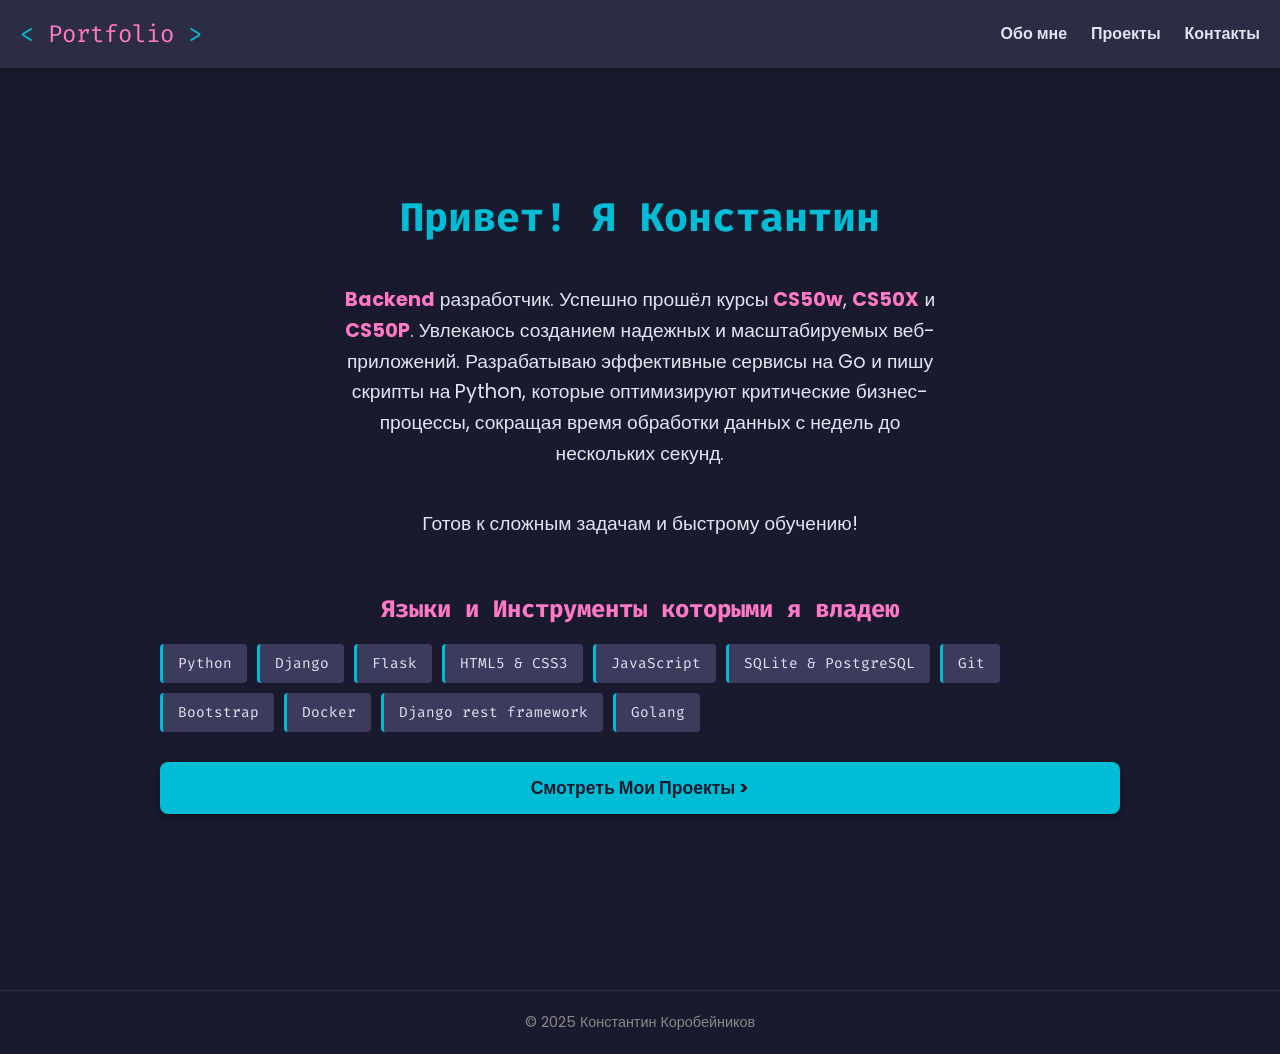
<file: index.html>
<!DOCTYPE html>
<html lang="ru">
<head>
    <meta charset="UTF-8">
    <meta name="viewport" content="width=device-width, initial-scale=1.0">
    <title>Портфолио | Backend-разработчик</title>
    <link rel="stylesheet" href="style.css">
    <link href="https://fonts.googleapis.com/css2?family=Fira+Code:wght@400;700&family=Poppins:wght@400;600&display=swap" rel="stylesheet">
</head>
<body>

    <nav>
        <div class="logo">
            &lt; <span>Portfolio</span> &gt;
        </div>
        <div>
            <a href="index.html">Обо мне</a>
            <a href="projects.html">Проекты</a>
            <a href="contact.html">Контакты</a>
        </div>
    </nav>

    <div class="container">
        <section class="hero">
            <h1>Привет! Я Константин</h1>
            <p>
                <span class="highlight">Backend</span> разработчик. 
                Успешно прошёл курсы <span class="highlight">CS50w</span>, <span class="highlight">CS50X</span> и <span class="highlight">CS50P</span>. 
                Увлекаюсь созданием надежных и масштабируемых веб-приложений.
                Разрабатываю эффективные сервисы на Go и пишу скрипты на Python, которые оптимизируют критические бизнес-процессы, сокращая время обработки данных с недель до нескольких секунд. 
            </p>
            <p>
                Готов к сложным задачам и быстрому обучению!
            </p>
            <div class="skills-container">
                <h3>Языки и Инструменты которыми я владею</h3>
                <div class="skill-list">
                    <span class="skill-tag">Python</span>
                    <span class="skill-tag">Django</span>
                    <span class="skill-tag">Flask</span>
                    <span class="skill-tag">HTML5 & CSS3</span>
                    <span class="skill-tag">JavaScript</span>
                    <span class="skill-tag">SQLite & PostgreSQL</span>
                    <span class="skill-tag">Git</span>
                    <span class="skill-tag">Bootstrap</span>
                    <span class="skill-tag">Docker</span>
                    <span class="skill-tag">Django rest framework</span>
                    <span class="skill-tag">Golang</span>
                    </div>
            </div>
            <a href="projects.html" class="cta-button">Смотреть Мои Проекты &gt;</a> 
        </section>

    </div>

    <footer>
        &copy; 2025 Константин Коробейников
    </footer>

</body>
</html>
</file>
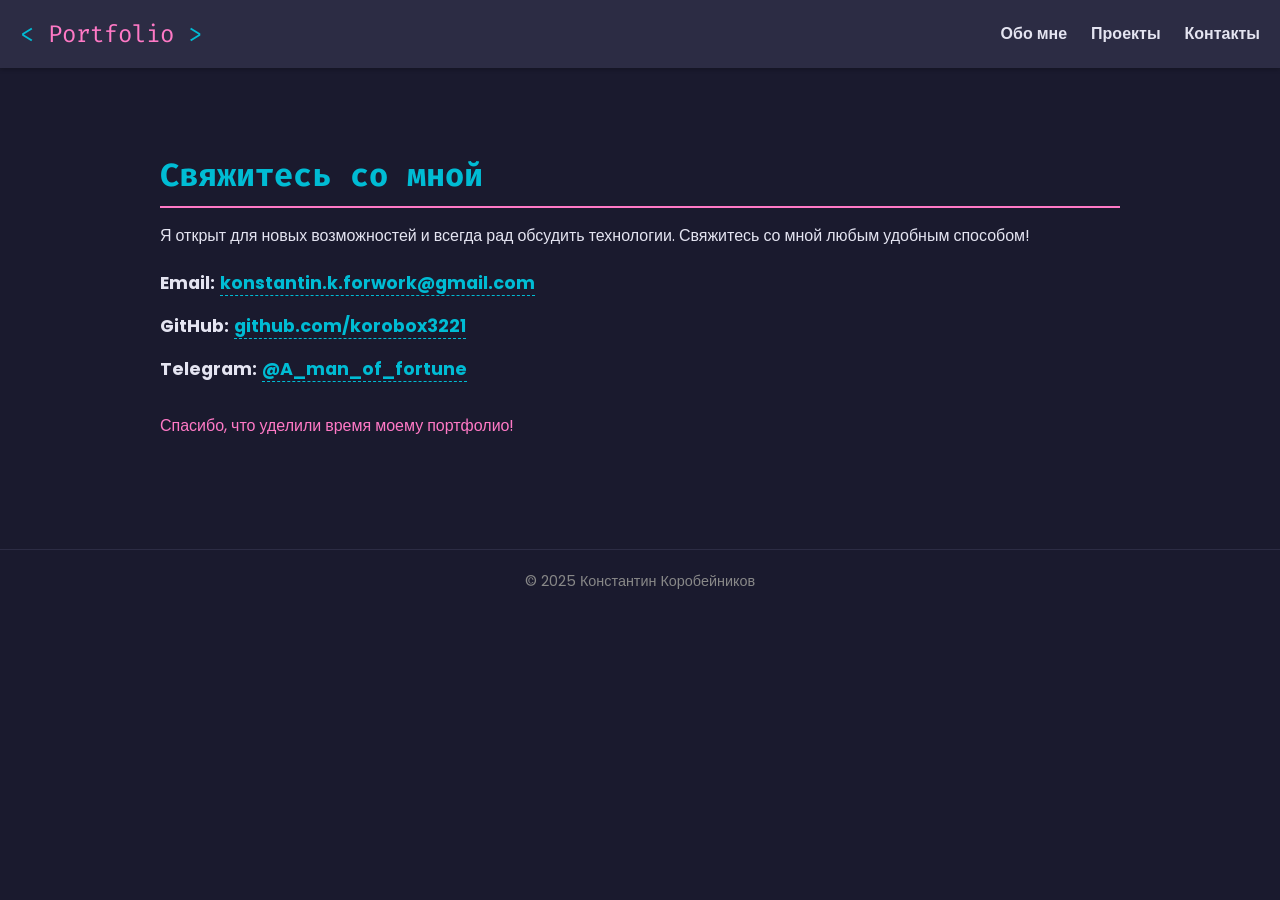
<file: contact.html>
<!DOCTYPE html>
<html lang="ru">
<head>
    <meta charset="UTF-8">
    <meta name="viewport" content="width=device-width, initial-scale=1.0">
    <title>Контакты | Портфолио</title>
    <link rel="stylesheet" href="style.css">
    <link href="https://fonts.googleapis.com/css2?family=Fira+Code:wght@400;700&family=Poppins:wght@400;600&display=swap" rel="stylesheet">
</head>
<body>

    <nav>
        <div class="logo">
            &lt; <span>Portfolio</span> &gt;
        </div>
        <div>
            <a href="index.html">Обо мне</a>
            <a href="projects.html">Проекты</a>
            <a href="contact.html">Контакты</a>
        </div>
    </nav>

    <div class="container">
        <section id="contact">
            <h2>Свяжитесь со мной</h2>
            <p>Я открыт для новых возможностей и всегда рад обсудить технологии. Свяжитесь со мной любым удобным способом!</p>

            <ul class="contact-list">
                <li>
                    <strong>Email:</strong> <a href="mailto:konstantin.k.forwork@gmail.com">konstantin.k.forwork@gmail.com</a>
                </li>
                <li>
                    <strong>GitHub:</strong> <a href="https://github.com/Korobox3221" target="_blank">github.com/korobox3221</a>
                </li>
                <li>
                    <strong>Telegram:</strong> <a href="https://t.me/A_man_of_fortune" target="_blank">@A_man_of_fortune</a>
                </li>
            </ul>

            <p style="margin-top: 30px; color: var(--secondary-color);">
                Спасибо, что уделили время моему портфолио!
            </p>
        </section>
    </div>

    <footer>
        &copy; 2025 Константин Коробейников
    </footer>

</body>
</html>
</file>
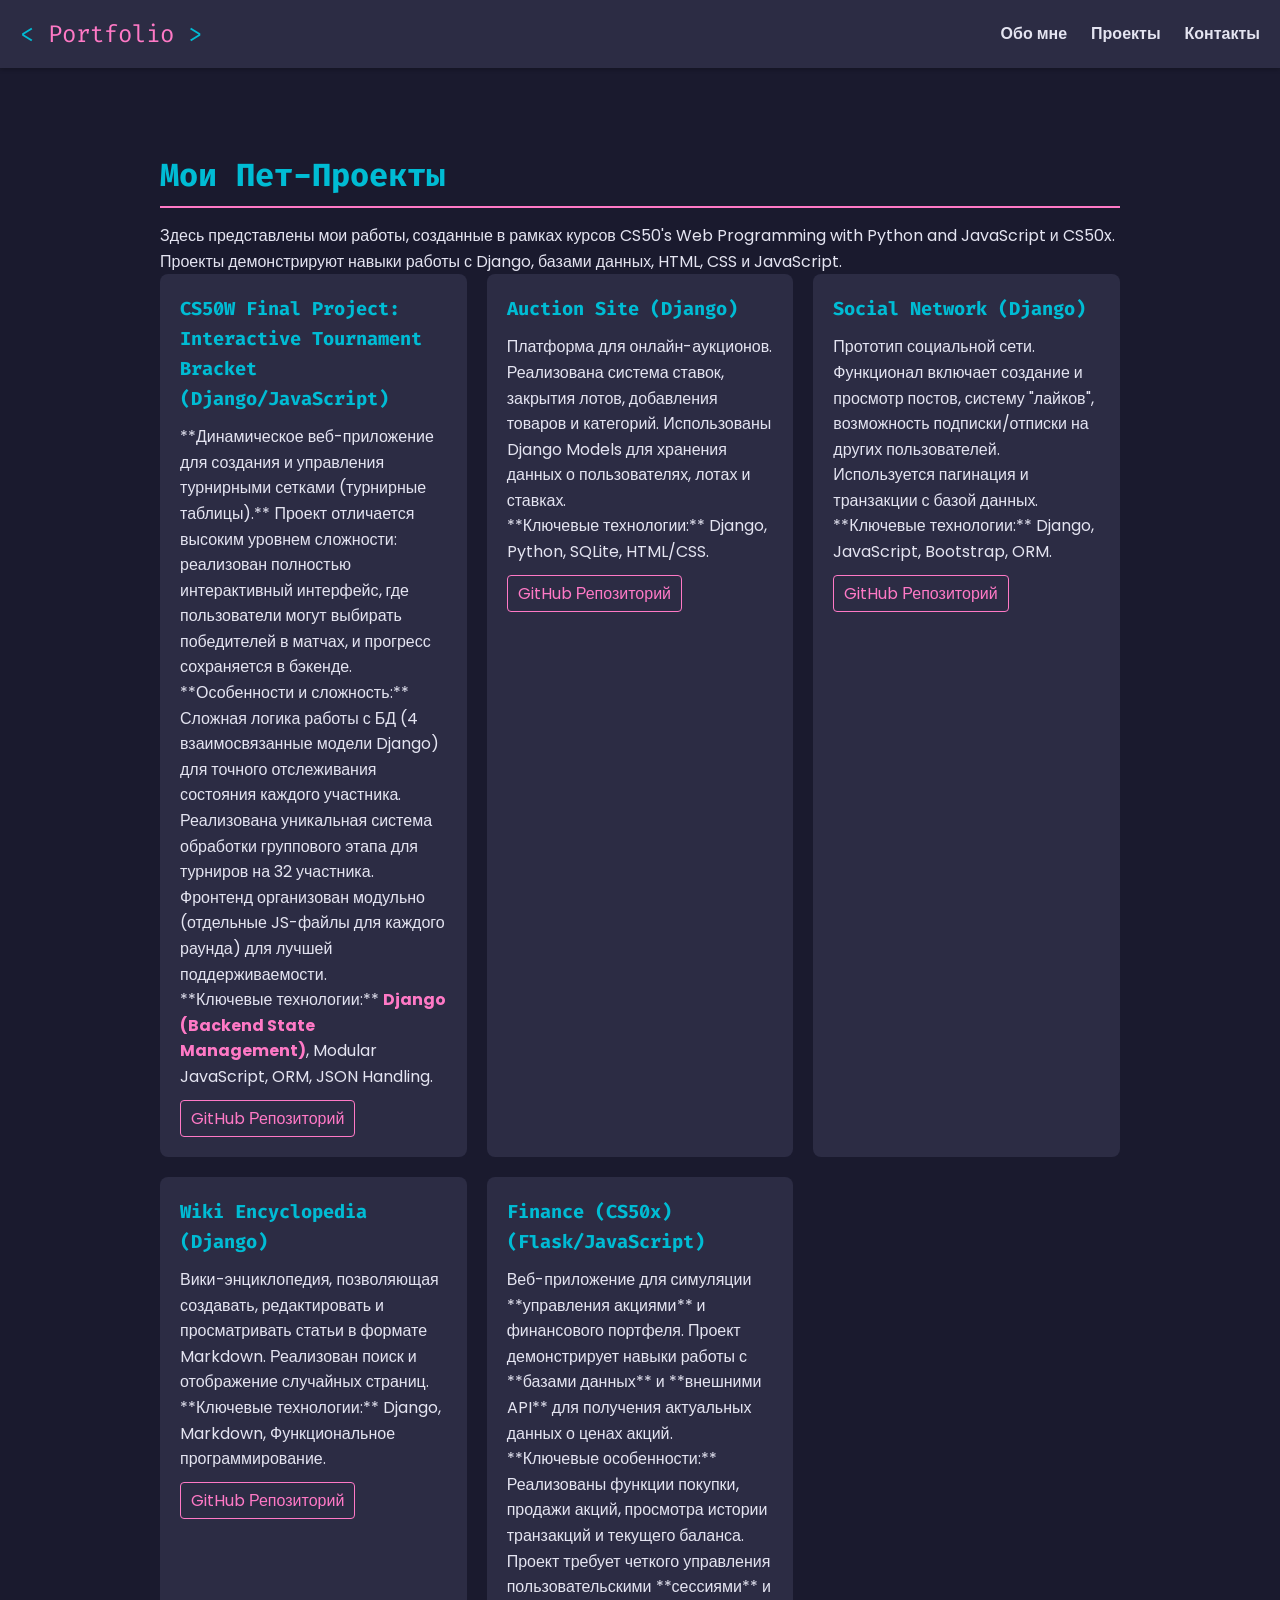
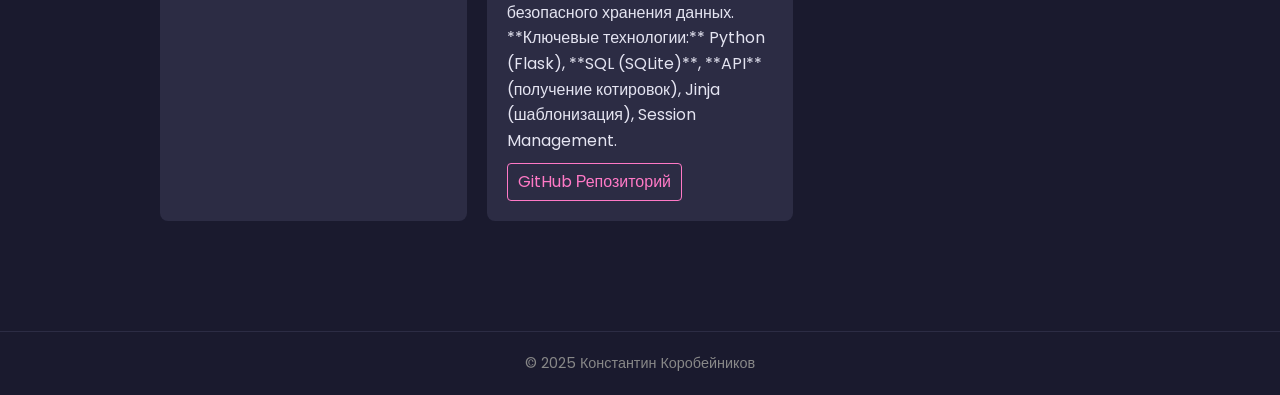
<file: projects.html>
<!DOCTYPE html>
<html lang="ru">
<head>
    <meta charset="UTF-8">
    <meta name="viewport" content="width=device-width, initial-scale=1.0">
    <title>Проекты | Портфолио</title>
    <link rel="stylesheet" href="style.css">
    <link href="https://fonts.googleapis.com/css2?family=Fira+Code:wght@400;700&family=Poppins:wght@400;600&display=swap" rel="stylesheet">
</head>
<body>

    <nav>
        <div class="logo">
            &lt; <span>Portfolio</span> &gt;
        </div>
        <div>
            <a href="index.html">Обо мне</a>
            <a href="projects.html">Проекты</a>
            <a href="contact.html">Контакты</a>
        </div>
    </nav>

    <div class="container">
        <section id="projects">
            <h2>Мои Пет-Проекты</h2>
            <p>
                Здесь представлены мои работы, созданные в рамках курсов CS50's Web Programming with Python and JavaScript и CS50x. Проекты демонстрируют навыки работы с Django, базами данных, HTML, CSS и JavaScript.
            </p>

            <div class="project-grid">
                            <div class="project-card">
                <h3>CS50W Final Project: Interactive Tournament Bracket (Django/JavaScript)</h3>
                <p>
                    **Динамическое веб-приложение для создания и управления турнирными сетками (турнирные таблицы).** Проект отличается высоким уровнем сложности: реализован полностью интерактивный интерфейс, где пользователи могут выбирать победителей в матчах, и прогресс сохраняется в бэкенде.
                </p>
                <p>
                    **Особенности и сложность:** Сложная логика работы с БД (4 взаимосвязанные модели Django) для точного отслеживания состояния каждого участника. Реализована уникальная система обработки группового этапа для турниров на 32 участника. Фронтенд организован модульно (отдельные JS-файлы для каждого раунда) для лучшей поддерживаемости.
                </p>
                <p>
                    **Ключевые технологии:** <span class="highlight">Django (Backend State Management)</span>, Modular JavaScript, ORM, JSON Handling.
                </p>
                <div class="project-links">
                    <a href="https://github.com/Korobox3221/Bracket_Tournament.git" target="_blank">GitHub Репозиторий</a>
                </div>
            </div>

                <div class="project-card">
                    <h3>Auction Site (Django)</h3>
                    <p>
                        Платформа для онлайн-аукционов. Реализована система ставок, закрытия лотов, добавления товаров и категорий. Использованы Django Models для хранения данных о пользователях, лотах и ставках.
                    </p>
                    <p>
                        **Ключевые технологии:** Django, Python, SQLite, HTML/CSS.
                    </p>
                    <div class="project-links">
                        <a href="https://github.com/Korobox3221/Commerce.git" target="_blank">GitHub Репозиторий</a>
                    </div>
                </div>

                <div class="project-card">
                    <h3>Social Network (Django)</h3>
                    <p>
                        Прототип социальной сети. Функционал включает создание и просмотр постов, систему "лайков", возможность подписки/отписки на других пользователей. Используется пагинация и транзакции с базой данных.
                    </p>
                    <p>
                        **Ключевые технологии:** Django, JavaScript, Bootstrap, ORM.
                    </p>
                    <div class="project-links">
                        <a href="https://github.com/Korobox3221/Network.git" target="_blank">GitHub Репозиторий</a>
                    </div>
                </div>

                <div class="project-card">
                    <h3>Wiki Encyclopedia (Django)</h3>
                    <p>
                        Вики-энциклопедия, позволяющая создавать, редактировать и просматривать статьи в формате Markdown. Реализован поиск и отображение случайных страниц.
                    </p>
                    <p>
                        **Ключевые технологии:** Django, Markdown, Функциональное программирование.
                    </p>
                    <div class="project-links">
                        <a href="https://github.com/Korobox3221/Wiki.git" target="_blank">GitHub Репозиторий</a>

                    </div>
                </div>

            

            <div class="project-card">
                <h3>Finance (CS50x) (Flask/JavaScript)</h3>
                <p>
                    Веб-приложение для симуляции **управления акциями** и финансового портфеля. Проект демонстрирует навыки работы с **базами данных** и **внешними API** для получения актуальных данных о ценах акций.
                </p>
                <p>
                    **Ключевые особенности:** Реализованы функции покупки, продажи акций, просмотра истории транзакций и текущего баланса. Проект требует четкого управления пользовательскими **сессиями** и безопасного хранения данных.
                </p>
                <p>
                    **Ключевые технологии:** Python (Flask), **SQL (SQLite)**, **API** (получение котировок), Jinja (шаблонизация), Session Management.
                </p>
                <div class="project-links">
                    <a href="https://github.com/Korobox3221/Finance.git" target="_blank">GitHub Репозиторий</a>
                </div>
            </div>        
        </div>
                
                </div>
        </section>
    </div>

    <footer>
        &copy; 2025 Константин Коробейников
    </footer>

</body>
</html>
</file>
<file: style.css>
/* Общие настройки и переменные */
:root {
    --bg-color: #1a1a2e;        /* Темно-синий/фиолетовый фон */
    --text-color: #e4e4f1;      /* Светлый текст */
    --primary-color: #00bcd4;   /* Яркий акцентный цвет (бирюзовый) */
    --secondary-color: #ff79c6; /* Вторичный акцент (розовый) */
    --font-code: 'Fira Code', 'Roboto Mono', monospace; /* Шрифты для кода */
    --font-body: 'Poppins', sans-serif;
    --border-radius: 8px;
    --spacing: 20px;
}

/* Сброс стилей и базовые настройки */
* {
    margin: 0;
    padding: 0;
    box-sizing: border-box;
}

body {
    font-family: var(--font-body);
    background-color: var(--bg-color);
    color: var(--text-color);
    line-height: 1.6;
    padding-top: 60px; /* Для фиксированного навигационного меню */
}

/* Импорт шрифтов (если вы хотите использовать Fira Code или Poppins) */
/* В реальном проекте это лучше добавить в head.html через Google Fonts */
/*
@import url('https://fonts.googleapis.com/css2?family=Fira+Code:wght@400;700&family=Poppins:wght@400;600&display=swap');
*/

/* --- Навигация --- */
nav {
    position: fixed;
    top: 0;
    left: 0;
    width: 100%;
    background-color: #2c2c44; /* Чуть светлее фона */
    padding: 15px var(--spacing);
    box-shadow: 0 2px 4px rgba(0, 0, 0, 0.2);
    z-index: 1000;
    display: flex;
    justify-content: space-between;
    align-items: center;
}

nav a {
    color: var(--text-color);
    text-decoration: none;
    margin-left: var(--spacing);
    font-weight: 600;
    transition: color 0.3s;
}

nav a:hover {
    color: var(--primary-color);
}

.logo {
    font-family: var(--font-code);
    font-size: 1.5em;
    color: var(--primary-color);
}
.logo span {
    color: var(--secondary-color);
}

/* --- Контейнер и Секции --- */
.container {
    max-width: 1000px;
    margin: 0 auto;
    padding: var(--spacing);
}

section {
    padding: 40px 0;
}

h1, h2 {
    color: var(--primary-color);
    font-family: var(--font-code);
    margin-bottom: 15px;
}

h1 { font-size: 2.5em; }
h2 { 
    font-size: 2em; 
    border-bottom: 2px solid var(--secondary-color);
    padding-bottom: 5px;
    margin-top: 30px;
}

/* --- Главная страница / Блок "Обо мне" --- */
.hero {
    min-height: calc(100vh - 60px); /* Полная высота экрана */
    display: flex;
    flex-direction: column;
    justify-content: center;
    text-align: center;
}

.hero p {
    font-size: 1.2em;
    max-width: 600px;
    margin: 20px auto;
}

.highlight {
    color: var(--secondary-color);
    font-weight: bold;
}

/* --- Стили для Проектов --- */
.project-grid {
    display: grid;
    grid-template-columns: repeat(auto-fit, minmax(300px, 1fr));
    gap: var(--spacing);
}

.project-card {
    background-color: #2c2c44;
    padding: var(--spacing);
    border-radius: var(--border-radius);
    transition: transform 0.3s, box-shadow 0.3s;
}

.project-card:hover {
    transform: translateY(-5px);
    box-shadow: 0 8px 15px rgba(0, 0, 0, 0.3);
}

.project-card h3 {
    color: var(--primary-color);
    font-family: var(--font-code);
    margin-bottom: 10px;
}

.project-links a {
    display: inline-block;
    color: var(--secondary-color);
    text-decoration: none;
    border: 1px solid var(--secondary-color);
    padding: 5px 10px;
    border-radius: 4px;
    margin-right: 10px;
    margin-top: 10px;
    transition: background-color 0.3s;
}

.project-links a:hover {
    background-color: var(--secondary-color);
    color: var(--bg-color);
}

/* --- Стили для Контактов --- */
.contact-list {
    list-style: none;
    margin-top: 20px;
}

.contact-list li {
    margin-bottom: 15px;
    font-size: 1.1em;
}

.contact-list a {
    color: var(--primary-color);
    text-decoration: none;
    font-weight: bold;
    border-bottom: 1px dashed var(--primary-color);
}

.contact-list a:hover {
    color: var(--secondary-color);
    border-bottom-color: var(--secondary-color);
}

/* --- Футер (Подвал) --- */
footer {
    text-align: center;
    padding: 20px 0;
    margin-top: 50px;
    border-top: 1px solid #2c2c44;
    font-size: 0.9em;
    color: #888;
}


/* --- Стили для Секции Навыков --- */
.skills-container {
    margin-top: 30px;
}

.skills-container h3 {
    color: var(--secondary-color); /* Розовый/фиолетовый заголовок */
    font-size: 1.5em;
    margin-bottom: 15px;
    font-family: var(--font-code);
}

.skill-list {
    display: flex;
    flex-wrap: wrap;
    gap: 10px; /* Расстояние между плашками */
}

.skill-tag {
    background-color: #3b3b5e; /* Фон плашки (чуть светлее фона страницы) */
    color: var(--text-color);
    padding: 8px 15px;
    border-radius: 4px;
    font-family: var(--font-code);
    font-size: 0.9em;
    transition: background-color 0.3s;
    border-left: 3px solid var(--primary-color); /* Акцентная левая граница */
}

.skill-tag:hover {
    background-color: #4a4a70;
    cursor: default;
}

.cta-button {
    display: inline-block;
    background-color: var(--primary-color); /* Яркий бирюзовый фон */
    color: var(--bg-color) !important;       /* Темный текст на светлом фоне */
    font-weight: 700;
    padding: 12px 30px;
    border-radius: var(--border-radius);
    text-decoration: none;
    font-size: 1.1em; /* Увеличиваем размер */
    margin-top: 30px; /* Увеличиваем отступ */
    transition: background-color 0.3s, transform 0.2s;
    box-shadow: 0 4px 8px rgba(0, 0, 0, 0.4);
}

.cta-button:hover {
    background-color: #00e5ff; /* Немного светлее при наведении */
    transform: translateY(-2px); /* Небольшой эффект поднятия */
    box-shadow: 0 6px 12px rgba(0, 0, 0, 0.5);
}
</file>
